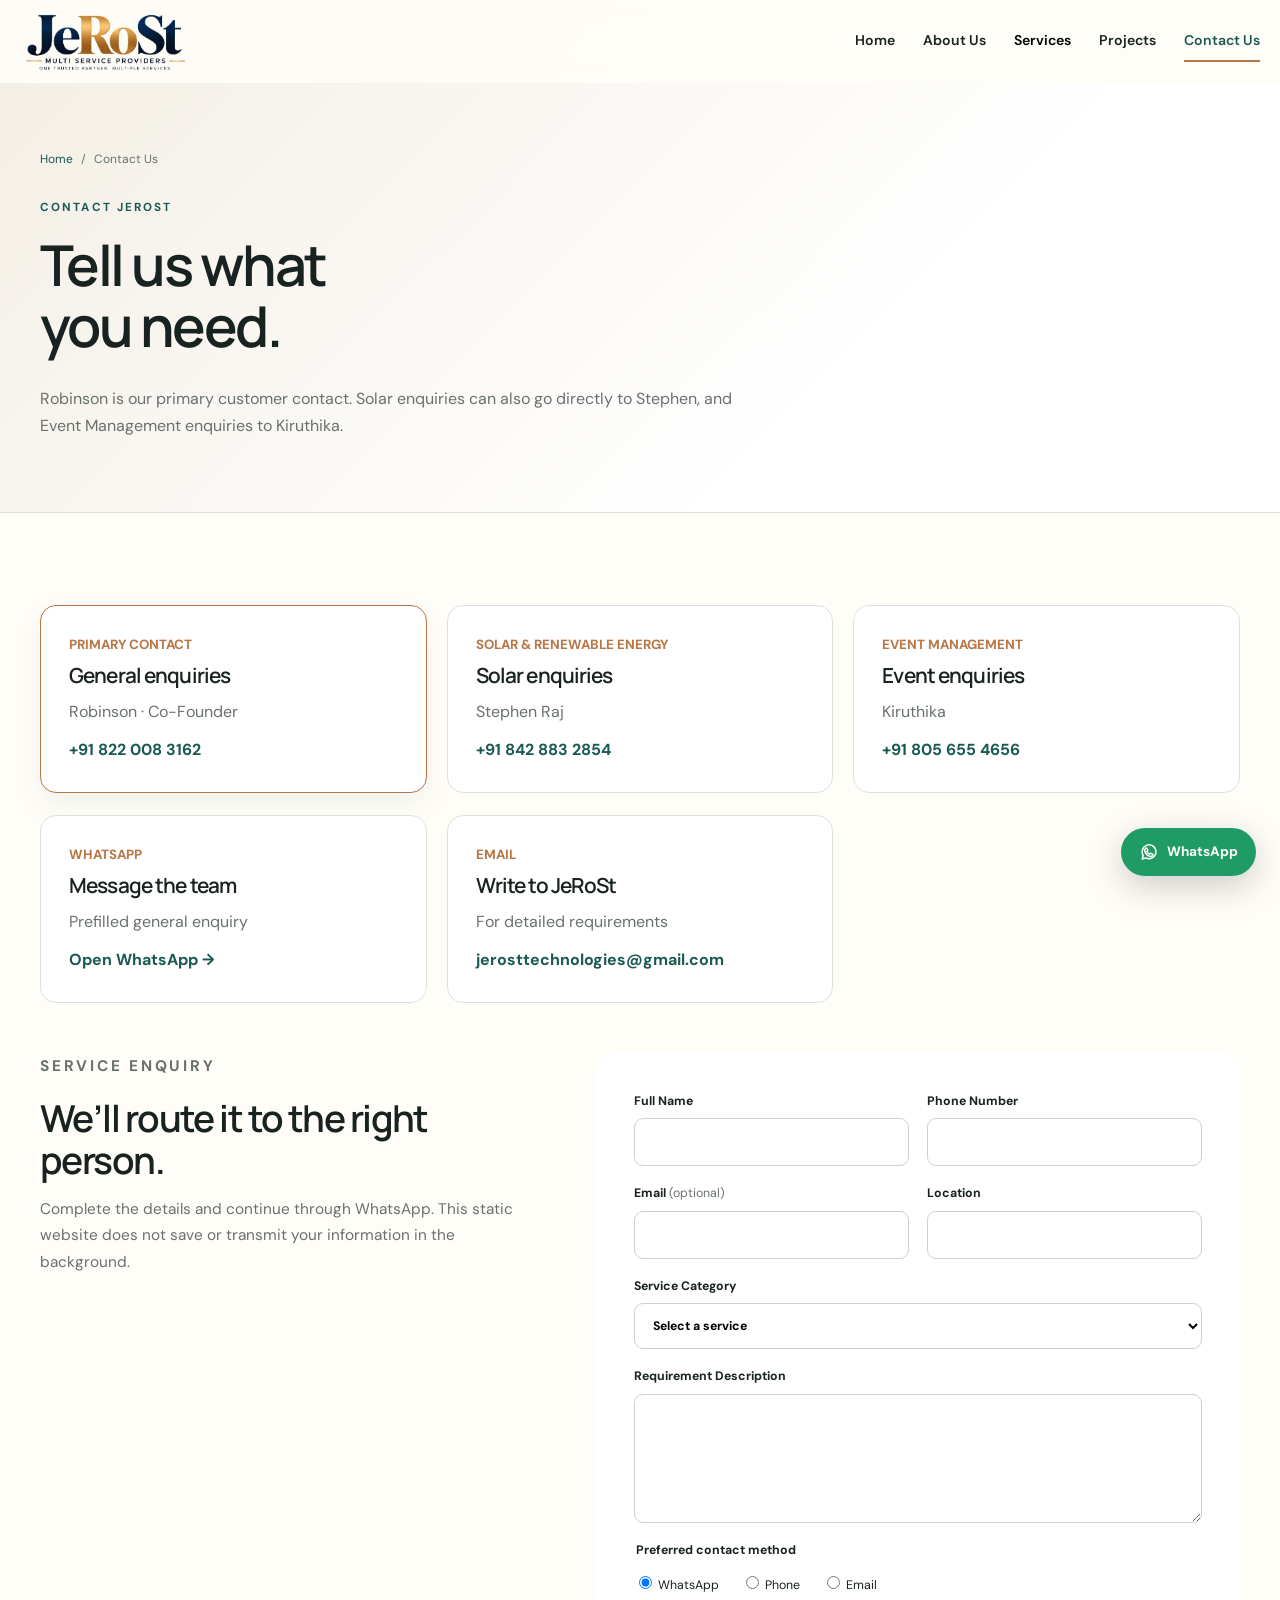
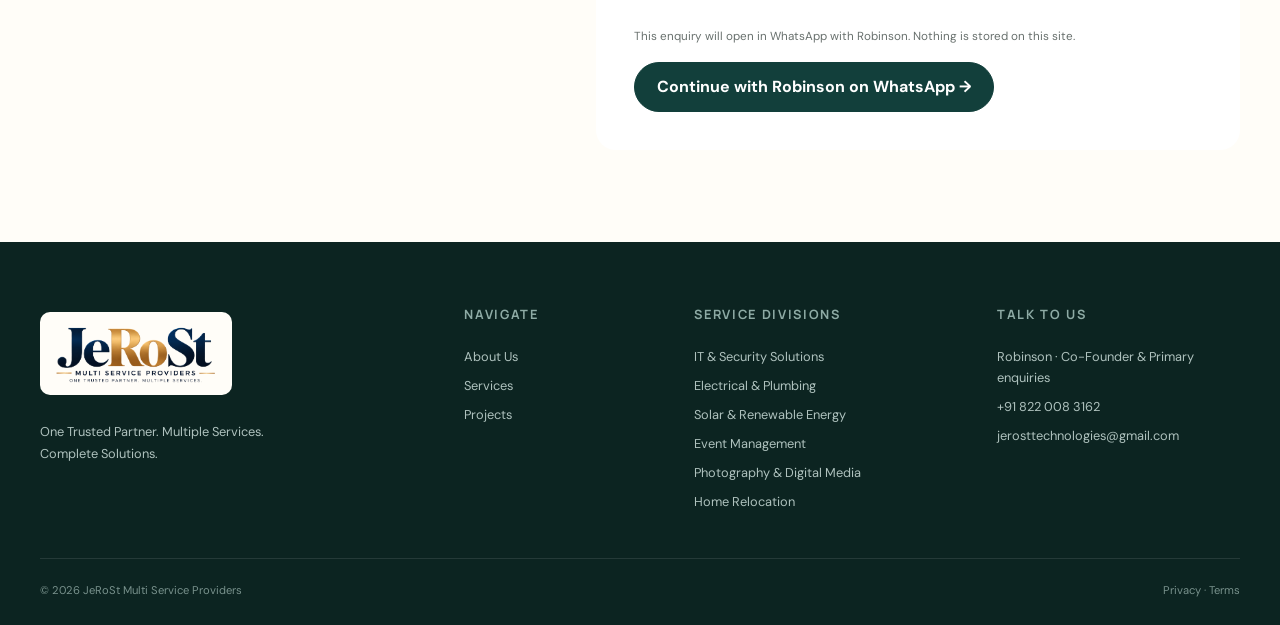
<file: contact.html>
<!doctype html><html lang="en"><head><meta charset="UTF-8"><meta name="viewport" content="width=device-width,initial-scale=1"><title>Contact Us | JeRoSt Multi Service Providers</title><meta name="description" content="Contact JeRoSt for a service enquiry or consultation."><link rel="icon" href="assets/brand/favicon.png" type="image/png"><link rel="preconnect" href="https://fonts.googleapis.com"><link rel="preconnect" href="https://fonts.gstatic.com" crossorigin><link href="https://fonts.googleapis.com/css2?family=DM+Sans:wght@400;500;600;700&family=Manrope:wght@400;500;600;700&display=swap" rel="stylesheet"><link rel="stylesheet" href="styles.css"></head><body><a class="skip-link" href="#main">Skip to content</a><div id="site-header"></div><main id="main"><section class="page-hero"><div class="container reveal"><div class="breadcrumbs"><a href="index.html">Home</a><span>/</span><span>Contact Us</span></div><p class="eyebrow">CONTACT JEROST</p><h1>Tell us what<br>you need.</h1><p class="lead">Robinson is our primary customer contact. Solar enquiries can also go directly to Stephen, and Event Management enquiries to Kiruthika.</p></div></section>
<section class="section"><div class="container"><div class="contact-cards"><article class="contact-card primary-contact reveal"><small>PRIMARY CONTACT</small><h2>General enquiries</h2><p>Robinson</p><a href="tel:+918220083162">+91 822 008 3162</a></article><article class="contact-card reveal"><small>SOLAR &amp; RENEWABLE ENERGY</small><h2>Solar enquiries</h2><p>Stephen Raj</p><a href="tel:+918428832854">+91 842 883 2854</a></article><article class="contact-card reveal"><small>EVENT MANAGEMENT</small><h2>Event enquiries</h2><p>Kiruthika</p><a href="tel:+918056554656">+91 805 655 4656</a></article><article class="contact-card reveal"><small>WHATSAPP</small><h2>Message the team</h2><p>Prefilled general enquiry</p><a href="https://wa.me/918220083162" target="_blank" rel="noreferrer">Open WhatsApp →</a></article><article class="contact-card reveal"><small>EMAIL</small><h2>Write to JeRoSt</h2><p>For detailed requirements</p><a href="mailto:jerosttechnologies@gmail.com">jerosttechnologies@gmail.com</a></article></div>
<div class="contact-grid"><div class="content-copy reveal"><p class="eyebrow">SERVICE ENQUIRY</p><h2>We’ll route it to the right person.</h2><p>Complete the details and continue through WhatsApp. This static website does not save or transmit your information in the background.</p></div><form class="enquiry-form reveal" id="enquiry-form"><div class="field-row"><label>Full Name<input name="name" required autocomplete="name"></label><label>Phone Number<input name="phone" type="tel" required autocomplete="tel"></label></div><div class="field-row"><label>Email <span>(optional)</span><input name="email" type="email" autocomplete="email"></label><label>Location<input name="location" required></label></div><label>Service Category<select name="service" required><option value="">Select a service</option><option>IT &amp; Security Solutions</option><option>Electrical &amp; Plumbing Services</option><option>Solar &amp; Renewable Energy</option><option>Event Management</option><option>Photography, Videography &amp; Digital Media</option><option>Home Relocation Services</option></select></label><label>Requirement Description<textarea name="message" rows="5" required></textarea></label><fieldset><legend>Preferred contact method</legend><label><input type="radio" name="contactMethod" value="WhatsApp" checked> WhatsApp</label><label><input type="radio" name="contactMethod" value="Phone"> Phone</label><label><input type="radio" name="contactMethod" value="Email"> Email</label></fieldset><p class="form-note">Submitting opens WhatsApp with your completed enquiry. Nothing is stored on this site.</p><button class="button" type="submit">Continue on WhatsApp →</button></form></div></div></section></main><div id="site-footer"></div><script src="site.js?v=20261029-1"></script></body></html>
</file>
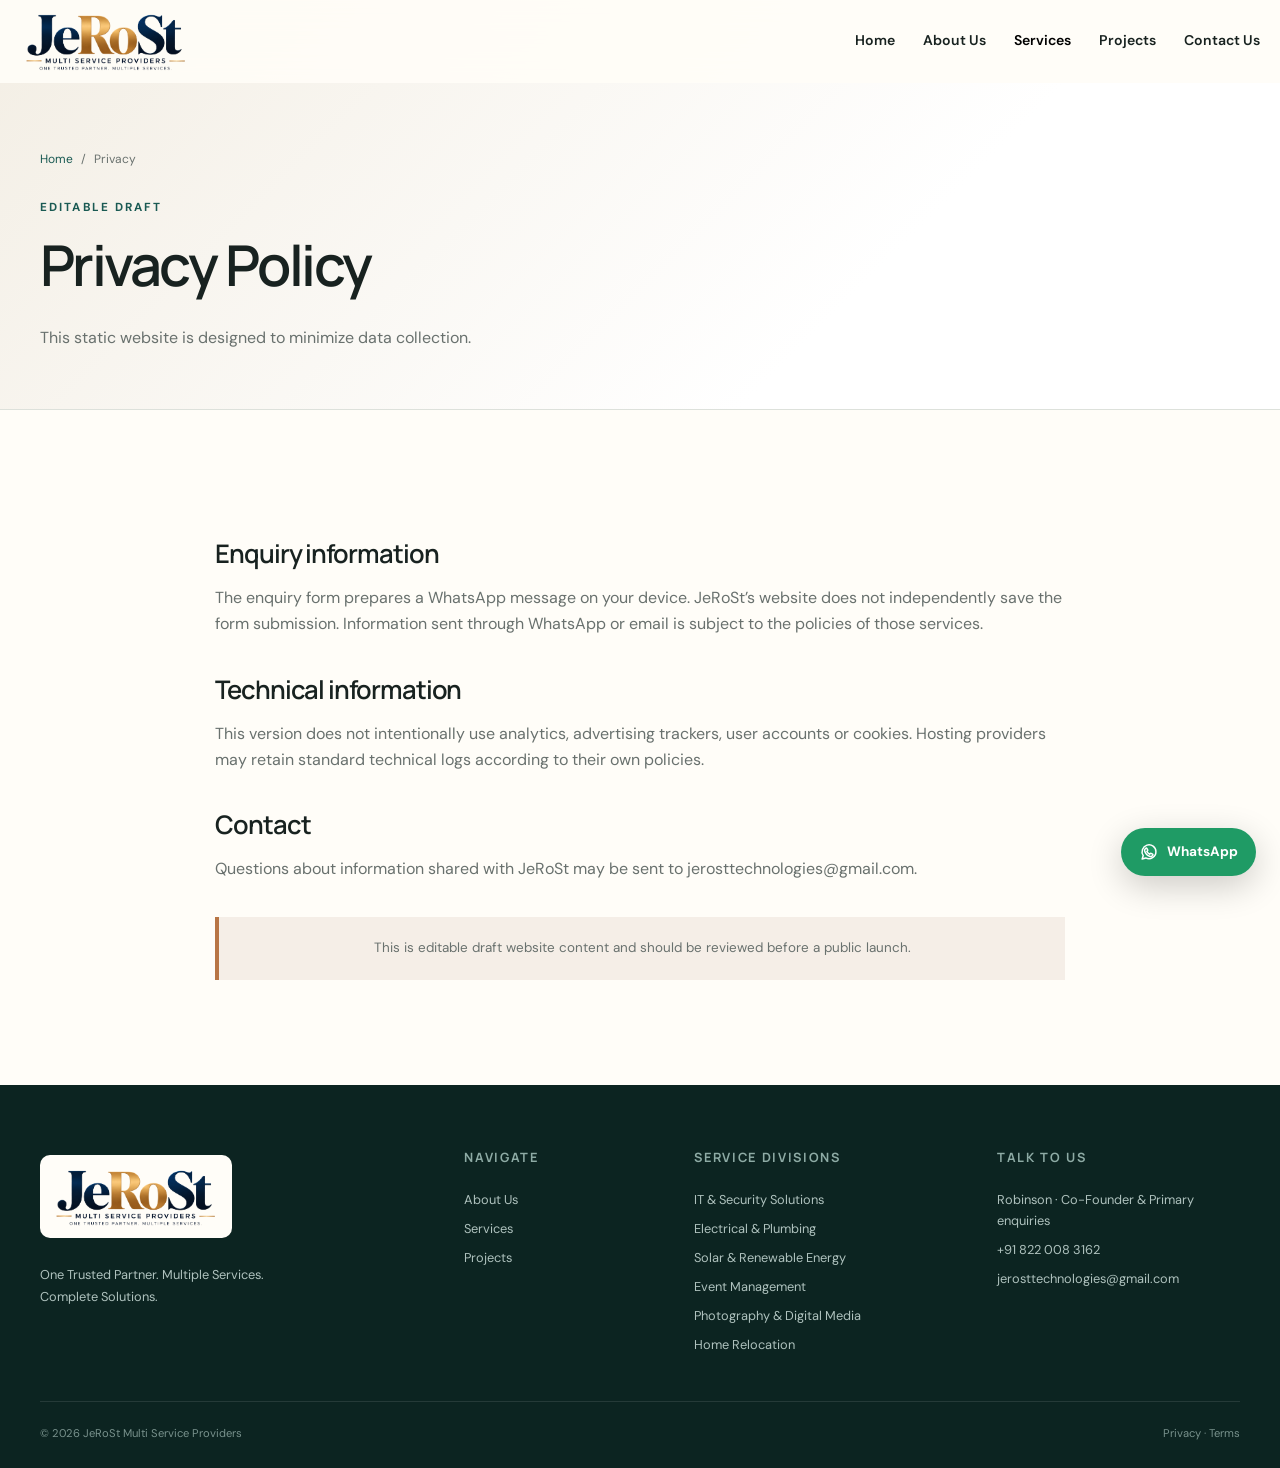
<file: privacy.html>
<!doctype html><html lang="en"><head><meta charset="UTF-8"><meta name="viewport" content="width=device-width,initial-scale=1"><title>Privacy Policy | JeRoSt</title><meta name="description" content="Draft privacy information for the JeRoSt website."><link rel="icon" href="assets/brand/favicon.png" type="image/png"><link rel="preconnect" href="https://fonts.googleapis.com"><link rel="preconnect" href="https://fonts.gstatic.com" crossorigin><link href="https://fonts.googleapis.com/css2?family=DM+Sans:wght@400;500;600;700&family=Manrope:wght@400;500;600;700&display=swap" rel="stylesheet"><link rel="stylesheet" href="styles.css"></head><body><div id="site-header"></div><main><section class="page-hero compact"><div class="container"><div class="breadcrumbs"><a href="index.html">Home</a><span>/</span><span>Privacy</span></div><p class="eyebrow">EDITABLE DRAFT</p><h1>Privacy Policy</h1><p class="lead">This static website is designed to minimize data collection.</p></div></section><section class="section"><div class="container legal-copy"><h2>Enquiry information</h2><p>The enquiry form prepares a WhatsApp message on your device. JeRoSt’s website does not independently save the form submission. Information sent through WhatsApp or email is subject to the policies of those services.</p><h2>Technical information</h2><p>This version does not intentionally use analytics, advertising trackers, user accounts or cookies. Hosting providers may retain standard technical logs according to their own policies.</p><h2>Contact</h2><p>Questions about information shared with JeRoSt may be sent to <a href="mailto:jerosttechnologies@gmail.com">jerosttechnologies@gmail.com</a>.</p><p class="notice">This is editable draft website content and should be reviewed before a public launch.</p></div></section></main><div id="site-footer"></div><script src="site.js"></script></body></html>
</file>
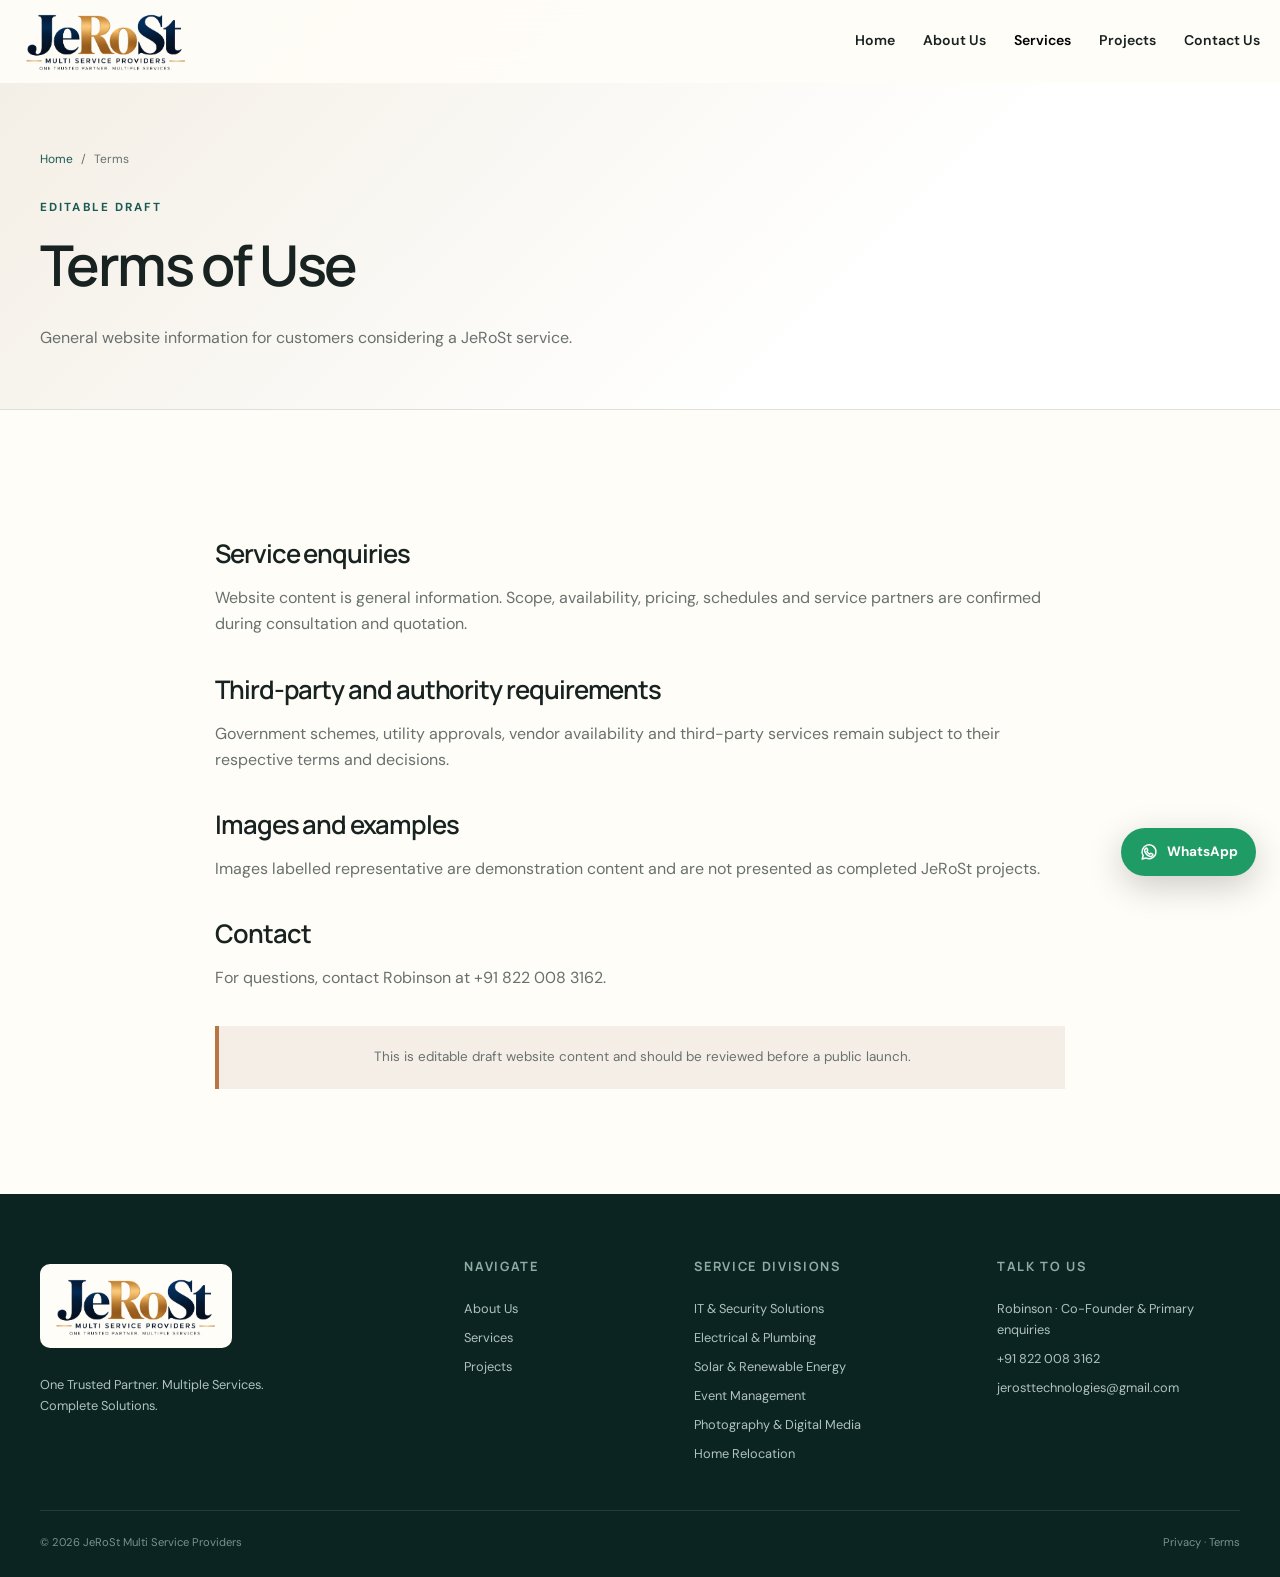
<file: terms.html>
<!doctype html><html lang="en"><head><meta charset="UTF-8"><meta name="viewport" content="width=device-width,initial-scale=1"><title>Terms of Use | JeRoSt</title><meta name="description" content="Draft terms for the JeRoSt website."><link rel="icon" href="assets/brand/favicon.png" type="image/png"><link rel="preconnect" href="https://fonts.googleapis.com"><link rel="preconnect" href="https://fonts.gstatic.com" crossorigin><link href="https://fonts.googleapis.com/css2?family=DM+Sans:wght@400;500;600;700&family=Manrope:wght@400;500;600;700&display=swap" rel="stylesheet"><link rel="stylesheet" href="styles.css"></head><body><div id="site-header"></div><main><section class="page-hero compact"><div class="container"><div class="breadcrumbs"><a href="index.html">Home</a><span>/</span><span>Terms</span></div><p class="eyebrow">EDITABLE DRAFT</p><h1>Terms of Use</h1><p class="lead">General website information for customers considering a JeRoSt service.</p></div></section><section class="section"><div class="container legal-copy"><h2>Service enquiries</h2><p>Website content is general information. Scope, availability, pricing, schedules and service partners are confirmed during consultation and quotation.</p><h2>Third-party and authority requirements</h2><p>Government schemes, utility approvals, vendor availability and third-party services remain subject to their respective terms and decisions.</p><h2>Images and examples</h2><p>Images labelled representative are demonstration content and are not presented as completed JeRoSt projects.</p><h2>Contact</h2><p>For questions, contact Robinson at <a href="tel:+918220083162">+91 822 008 3162</a>.</p><p class="notice">This is editable draft website content and should be reviewed before a public launch.</p></div></section></main><div id="site-footer"></div><script src="site.js"></script></body></html>
</file>
<file: styles.css>
:root{--ink:#182220;--teal:#123f3b;--teal-2:#1a5a53;--cream:#f8f5ee;--paper:#fffdf8;--copper:#b87545;--muted:#69716e;--line:#dde1db;--white:#fff;--shadow:0 24px 70px rgba(23,41,37,.12);--radius:20px;--max:1200px}
*{box-sizing:border-box}html{scroll-behavior:smooth;scroll-padding-top:90px}body{margin:0;background:var(--paper);color:var(--ink);font-family:"DM Sans",sans-serif;line-height:1.65}body.menu-open{overflow:hidden}img{display:block;width:100%}a{color:inherit;text-decoration:none}button,input,select,textarea{font:inherit}.container{width:min(var(--max),calc(100% - 48px));margin:auto}.skip-link{position:fixed;left:18px;top:-60px;background:var(--ink);color:#fff;padding:10px 16px;z-index:1000}.skip-link:focus{top:18px}.eyebrow{color:var(--teal-2);font-size:.73rem;font-weight:700;letter-spacing:.18em;margin:0 0 18px}.eyebrow.light{color:#9cc8c0}h1,h2,h3{font-family:"Manrope",sans-serif;line-height:1.08;margin:0}h1{font-size:clamp(3rem,6.2vw,6.2rem);letter-spacing:-.065em;font-weight:600}h1 em{font-style:normal;color:var(--teal-2)}h2{font-size:clamp(2.3rem,4.3vw,4.4rem);letter-spacing:-.055em;font-weight:600}h3{letter-spacing:-.03em}.section{padding:120px 0}.button{display:inline-flex;align-items:center;justify-content:center;gap:12px;border:1px solid var(--teal);background:var(--teal);color:#fff;padding:15px 22px;border-radius:999px;font-weight:700;cursor:pointer;transition:.25s}.button:hover{background:var(--teal-2);transform:translateY(-2px)}.button-small{padding:11px 18px;font-size:.88rem}.button-ghost{background:transparent;color:var(--ink);border-color:#bfc6c1}.button-ghost:hover{background:#fff}.button-row{display:flex;flex-wrap:wrap;gap:12px;margin-top:34px}.site-header{position:fixed;top:0;left:0;right:0;z-index:100;background:rgba(255,253,248,.9);backdrop-filter:blur(18px);border-bottom:1px solid transparent;transition:.25s}.site-header.scrolled{border-color:var(--line);box-shadow:0 8px 30px rgba(26,40,37,.06)}.nav-shell{height:82px;width:min(1360px,calc(100% - 40px));margin:auto;display:flex;align-items:center;gap:38px}.wordmark{display:inline-flex;flex-direction:column;line-height:1;min-width:max-content}.wordmark strong{font-family:"Manrope";font-size:1.75rem;letter-spacing:-.06em}.wordmark span{font-size:.53rem;letter-spacing:.19em;font-weight:700;margin-top:6px}.main-nav{display:flex;align-items:center;gap:28px;margin-left:auto;font-size:.88rem;font-weight:600}.main-nav>a,.services-nav>button{position:relative;background:none;border:0;padding:29px 0;cursor:pointer}.main-nav>a:after,.services-nav>button:after{content:"";position:absolute;left:0;right:100%;bottom:20px;height:2px;background:var(--copper);transition:.25s}.main-nav>a:hover:after,.services-nav>button:hover:after{right:0}.services-nav{position:relative}.services-nav>button{display:flex;align-items:center;gap:6px}.mega-menu{position:absolute;top:70px;left:50%;transform:translate(-44%,10px);width:min(860px,calc(100vw - 60px));background:#fff;border:1px solid var(--line);box-shadow:var(--shadow);border-radius:18px;padding:28px;display:grid;grid-template-columns:.75fr 2fr;gap:32px;opacity:0;visibility:hidden;transition:.2s}.services-nav:hover .mega-menu,.services-nav:focus-within .mega-menu{opacity:1;visibility:visible;transform:translate(-44%,0)}.mega-intro{background:var(--cream);padding:24px;border-radius:14px}.mega-intro small{font-size:.65rem;letter-spacing:.16em;color:var(--teal-2);font-weight:700}.mega-intro h3{font-size:1.45rem;margin:14px 0 26px}.mega-intro a{font-size:.8rem;font-weight:700;color:var(--teal-2)}.mega-links{display:grid;grid-template-columns:1fr 1fr;gap:6px}.mega-links>a{display:flex;gap:14px;padding:13px;border-radius:10px}.mega-links>a:hover{background:var(--cream)}.mega-links b{color:var(--copper);font-size:.75rem}.mega-links span{font-size:.88rem;font-weight:700}.mega-links small{display:block;color:var(--muted);font-size:.7rem;font-weight:400;margin-top:3px}.menu-toggle{display:none;background:none;border:0;width:42px;height:42px}.hero{min-height:100vh;padding:150px 0 80px;display:flex;align-items:center;background:linear-gradient(135deg,#fbf8f1,#fff 60%);overflow:hidden}.hero-grid{display:grid;grid-template-columns:1.1fr .9fr;gap:70px;align-items:center}.hero-lead{font-size:1.05rem;color:var(--muted);max-width:670px;margin:30px 0 0}.direct-contact{display:flex;gap:20px;align-items:center;margin-top:42px}.direct-contact span{font-size:.65rem;letter-spacing:.16em;font-weight:700;color:var(--muted)}.direct-contact a{font-weight:700}.hero-visual{position:relative;min-height:650px}.hero-visual>img{height:650px;object-fit:cover;border-radius:220px 220px 24px 24px}.division-panel{position:absolute;left:-90px;bottom:26px;width:310px;background:rgba(18,63,59,.96);color:#fff;border-radius:18px;padding:24px;box-shadow:var(--shadow)}.division-panel p{font-size:.62rem;letter-spacing:.15em;color:#9cc8c0;margin:0}.division-panel>strong{display:block;font-family:"Manrope";font-size:1.65rem;margin:3px 0 15px}.division-panel a{display:flex;justify-content:space-between;border-top:1px solid rgba(255,255,255,.15);padding:8px 0;font-size:.72rem}.section-heading{display:grid;grid-template-columns:1.4fr .6fr;gap:80px;align-items:end;margin-bottom:58px}.section-heading>p{color:var(--muted);margin:0 0 7px}.service-grid{display:grid;grid-template-columns:repeat(3,1fr);gap:24px}.service-card{border:1px solid var(--line);border-radius:var(--radius);overflow:hidden;background:#fff;transition:.3s}.service-card:hover{transform:translateY(-8px);box-shadow:var(--shadow)}.card-image{height:240px;position:relative;overflow:hidden}.card-image img{height:100%;object-fit:cover;transition:.5s}.service-card:hover img{transform:scale(1.04)}.card-image>span{position:absolute;left:16px;top:16px;background:#fff;border-radius:99px;padding:6px 10px;font-size:.7rem;font-weight:700}.card-body{padding:28px}.service-icon{width:42px;height:42px;display:grid;place-items:center;background:#e7f0ed;color:var(--teal);border-radius:12px;font-size:1.3rem;margin-bottom:22px}.card-body h3{font-size:1.35rem}.card-body p{color:var(--muted);font-size:.9rem;min-height:72px}.text-button{background:0;border:0;padding:0;color:var(--teal-2);font-weight:700;cursor:pointer}.text-button span{margin-left:7px}.promise{padding:120px 0;background:var(--teal);color:#fff}.promise-grid{display:grid;grid-template-columns:1fr 1fr;gap:100px}.promise-grid>div:first-child>p:not(.eyebrow){color:#b9ccc8;max-width:500px;margin-top:26px}.promise-list{border-top:1px solid rgba(255,255,255,.18)}.promise-list div{display:grid;grid-template-columns:45px 1fr 30px;align-items:center;border-bottom:1px solid rgba(255,255,255,.18);padding:18px 0}.promise-list b{font-size:.72rem;color:#9cc8c0}.promise-list span{font-size:1.05rem}.promise-list i{font-style:normal;color:#c99368}.process-section{background:var(--cream)}.process-grid{display:grid;grid-template-columns:repeat(4,1fr);border:1px solid var(--line);border-radius:var(--radius);overflow:hidden}.process-card{background:#fff;padding:32px;border-right:1px solid var(--line);min-height:300px}.process-card:last-child{border:0}.process-card>b{font-size:.7rem;color:var(--copper)}.process-card>span{display:block;color:var(--teal);font-size:1.8rem;margin:40px 0 28px}.process-card h3{font-size:1.15rem}.process-card p{color:var(--muted);font-size:.87rem}.filter-row{display:flex;gap:8px;margin-bottom:30px}.filter-row button{border:1px solid var(--line);background:#fff;padding:9px 16px;border-radius:99px;cursor:pointer}.filter-row button.active{background:var(--teal);color:#fff}.project-grid{display:grid;grid-template-columns:1fr 1.25fr 1fr;gap:20px}.project-card{margin:0;position:relative;height:470px;overflow:hidden;border-radius:var(--radius);transition:.3s}.project-card.hidden{display:none}.project-card img{height:100%;object-fit:cover;transition:.5s}.project-card:hover img{transform:scale(1.04)}.project-card:after{content:"";position:absolute;inset:40% 0 0;background:linear-gradient(transparent,rgba(0,0,0,.75))}.project-card figcaption{position:absolute;z-index:1;bottom:25px;left:25px;color:#fff}.project-card small{letter-spacing:.14em;font-size:.6rem}.project-card h3{font-size:1.5rem;margin-top:8px}.team-section{background:var(--cream)}.team-grid{display:grid;grid-template-columns:repeat(4,1fr);gap:20px}.team-card{background:#fff;border:1px solid var(--line);padding:14px 14px 26px;border-radius:var(--radius);position:relative}.team-card.primary{border-color:var(--copper)}.primary-label{position:absolute;left:24px;top:25px;background:var(--copper);color:#fff;padding:6px 9px;border-radius:99px;font-size:.55rem;font-weight:700;letter-spacing:.1em}.portrait{height:260px;background:linear-gradient(145deg,#dfe9e5,#f5eee5);display:grid;place-items:center;border-radius:14px;margin-bottom:22px}.portrait span{font-family:"Manrope";font-size:3rem;color:var(--teal);font-weight:700}.team-card h3,.team-card p,.team-card>a{margin-left:10px;margin-right:10px}.team-card h3{font-size:1.2rem}.team-card p{color:var(--muted);font-size:.82rem;min-height:48px}.team-card>a{color:var(--teal-2);font-weight:700;font-size:.87rem}.contact-section{background:var(--teal);color:#fff;padding:120px 0}.contact-grid{display:grid;grid-template-columns:.85fr 1.15fr;gap:80px;align-items:start}.contact-copy>p:not(.eyebrow){color:#c2d4d0;max-width:520px}.contact-copy>a{color:#b9d7d1}.contact-person{display:flex;align-items:center;gap:16px;margin:38px 0}.contact-person>span{width:58px;height:58px;border-radius:50%;background:#fff;color:var(--teal);display:grid;place-items:center;font-weight:700}.contact-person div{display:flex;flex-direction:column}.contact-person small{letter-spacing:.13em;color:#9cc8c0;font-size:.58rem}.contact-person a{color:#fff}.enquiry-form{background:#fff;color:var(--ink);padding:38px;border-radius:var(--radius)}.field-row{display:grid;grid-template-columns:1fr 1fr;gap:18px}.enquiry-form label{display:block;font-size:.77rem;font-weight:700;margin-bottom:17px}.enquiry-form label span{color:var(--muted);font-weight:400}.enquiry-form input,.enquiry-form select,.enquiry-form textarea{display:block;width:100%;margin-top:7px;padding:13px 14px;border:1px solid #ccd3ce;border-radius:9px;background:#fff}.enquiry-form input:focus,.enquiry-form select:focus,.enquiry-form textarea:focus{outline:3px solid rgba(26,90,83,.14);border-color:var(--teal-2)}.enquiry-form fieldset{border:0;padding:0;margin:5px 0 15px;display:flex;gap:22px}.enquiry-form legend{font-size:.77rem;font-weight:700;margin-bottom:8px}.enquiry-form fieldset label{font-weight:400}.enquiry-form fieldset input{display:inline;width:auto}.form-note{font-size:.73rem;color:var(--muted)}.form-status{font-size:.8rem;color:#a03131}.footer{background:#0c2421;color:#d7e2df;padding:80px 0 25px}.footer-grid{display:grid;grid-template-columns:1.5fr .7fr 1fr 1fr;gap:60px}.light-wordmark{color:#fff}.footer h3{font-size:.8rem;text-transform:uppercase;letter-spacing:.13em;color:#8eaba5;margin-bottom:20px}.footer-grid>div{display:flex;flex-direction:column;align-items:flex-start}.footer-grid p,.footer-grid a{font-size:.8rem;color:#afc2be;margin:4px 0}.footer-grid>div:first-child p{max-width:280px;margin-top:22px}.footer-bottom{display:flex;justify-content:space-between;border-top:1px solid rgba(255,255,255,.1);margin-top:60px;padding-top:22px;font-size:.7rem;color:#78918c}.floating-wa{position:fixed;right:24px;bottom:24px;z-index:60;background:#1f9b65;color:#fff;padding:13px 18px;border-radius:99px;box-shadow:0 10px 35px rgba(0,0,0,.2);font-size:.85rem;font-weight:700}.back-top{position:fixed;right:28px;bottom:85px;width:40px;height:40px;border:1px solid var(--line);border-radius:50%;background:#fff;cursor:pointer;opacity:0;visibility:hidden;transition:.2s}.back-top.visible{opacity:1;visibility:visible}.service-dialog{width:min(680px,calc(100% - 32px));border:0;border-radius:22px;padding:40px;box-shadow:var(--shadow)}.service-dialog::backdrop{background:rgba(10,28,25,.72);backdrop-filter:blur(4px)}.dialog-close{position:absolute;right:18px;top:14px;border:0;background:none;font-size:2rem;cursor:pointer}.service-dialog h2{font-size:2.2rem}.service-dialog>p{color:var(--muted)}#dialog-list{display:grid;grid-template-columns:1fr 1fr;gap:9px;margin:25px 0}#dialog-list span{display:flex;gap:8px;padding:10px;background:var(--cream);border-radius:8px;font-size:.83rem}#dialog-list span:before{content:"✓";color:var(--teal-2);font-weight:700}.dialog-note{font-size:.78rem;border-left:3px solid var(--copper);padding-left:12px}.reveal{opacity:0;transform:translateY(22px);transition:opacity .7s,transform .7s}.reveal.visible{opacity:1;transform:none}
@media (max-width:1050px){.main-nav{gap:19px}.hero-grid{grid-template-columns:1fr 1fr;gap:35px}.division-panel{left:-35px}.service-grid{grid-template-columns:1fr 1fr}.team-grid{grid-template-columns:1fr 1fr}.project-grid{grid-template-columns:1fr 1fr}.project-card:last-child{grid-column:1/-1}.contact-grid{gap:40px}.process-grid{grid-template-columns:1fr 1fr}.process-card{border-bottom:1px solid var(--line)}}
@media (max-width:800px){.container{width:min(100% - 32px,var(--max))}.section{padding:82px 0}.nav-shell{height:72px}.menu-toggle{display:block;margin-left:auto;position:relative;z-index:3}.menu-toggle span{display:block;width:24px;height:2px;background:var(--ink);margin:6px}.main-nav{position:fixed;inset:0;background:var(--paper);padding:110px 28px 30px;display:flex;flex-direction:column;align-items:stretch;gap:0;transform:translateX(100%);transition:.3s;font-size:1.2rem;overflow:auto}.main-nav.open{transform:none}.main-nav>a,.services-nav>button{padding:14px 0}.services-nav>button{font-size:1.2rem}.mega-menu{position:static;width:100%;transform:none!important;box-shadow:none;border:0;padding:10px 0;display:none;opacity:1;visibility:visible}.services-nav.open .mega-menu{display:block}.mega-intro{display:none}.mega-links{grid-template-columns:1fr}.mega-links>a{padding:9px 0}.hero{padding:120px 0 60px}.hero-grid{grid-template-columns:1fr}.hero-visual{min-height:500px;margin-top:20px}.hero-visual>img{height:500px}.division-panel{left:14px;right:14px;width:auto;bottom:14px}.section-heading{grid-template-columns:1fr;gap:22px}.service-grid{grid-template-columns:1fr}.promise-grid{grid-template-columns:1fr;gap:55px}.process-grid{grid-template-columns:1fr}.process-card{border-right:0}.project-grid{grid-template-columns:1fr}.project-card,.project-card:last-child{grid-column:auto;height:390px}.contact-grid{grid-template-columns:1fr}.footer-grid{grid-template-columns:1fr 1fr}.floating-wa span{display:none}.floating-wa{width:50px;height:50px;padding:0;display:grid;place-items:center}.team-grid{grid-template-columns:1fr 1fr}}
@media (max-width:560px){h1{font-size:3.25rem}.button-row{flex-direction:column;align-items:stretch}.direct-contact{align-items:flex-start;flex-direction:column;gap:5px}.hero-visual{min-height:440px}.hero-visual>img{height:440px}.division-panel a:nth-of-type(n+4){display:none}.card-image{height:210px}.team-grid{grid-template-columns:1fr}.portrait{height:230px}.field-row{grid-template-columns:1fr;gap:0}.enquiry-form{padding:25px 20px}.enquiry-form fieldset{flex-wrap:wrap;gap:12px}.footer-grid{grid-template-columns:1fr}.footer-bottom{flex-direction:column;gap:8px}#dialog-list{grid-template-columns:1fr}.service-dialog{padding:32px 22px}.filter-row{overflow:auto}.filter-row button{white-space:nowrap}}
@media (prefers-reduced-motion:reduce){html{scroll-behavior:auto}*,*:before,*:after{animation-duration:.01ms!important;transition-duration:.01ms!important}.reveal{opacity:1;transform:none}}

/* Multi-page website */
.main-nav a.active,.services-nav>button.active{color:var(--teal-2)}
.main-nav a.active:after,.services-nav>button.active:after{right:0}
.page-hero{padding:175px 0 92px;background:linear-gradient(135deg,#f3eee4,#fff 68%);border-bottom:1px solid var(--line)}
.page-hero .breadcrumbs{display:flex;gap:8px;color:var(--muted);font-size:.75rem;margin-bottom:28px}.breadcrumbs a{color:var(--teal-2)}
.page-hero h1{font-size:clamp(3rem,6vw,6rem);max-width:980px}.page-hero .lead{font-size:1.12rem;color:var(--muted);max-width:760px;margin:28px 0 0}
.page-hero.compact{padding-bottom:70px}.page-hero.compact h1{font-size:clamp(2.8rem,5vw,4.8rem)}
.content-split{display:grid;grid-template-columns:1fr 1fr;gap:80px;align-items:center}.content-split img{height:580px;object-fit:cover;border-radius:var(--radius)}
.content-copy p{color:var(--muted)}.content-copy .button{margin-top:18px}
.division-list{display:grid;grid-template-columns:repeat(2,1fr);gap:22px}.division-card{display:block;background:#fff;border:1px solid var(--line);border-radius:var(--radius);overflow:hidden;transition:.3s}.division-card:hover{transform:translateY(-6px);box-shadow:var(--shadow)}.division-card img{height:260px;object-fit:cover}.division-card div{padding:28px}.division-card small{color:var(--copper);font-weight:700;letter-spacing:.13em}.division-card h2{font-size:1.7rem;margin:10px 0}.division-card p{color:var(--muted);font-size:.9rem}.division-card b{color:var(--teal-2);font-size:.86rem}
.service-banner{height:520px;position:relative;overflow:hidden}.service-banner img{height:100%;object-fit:cover}.service-banner:after{content:"";position:absolute;inset:0;background:linear-gradient(90deg,rgba(8,33,29,.42),transparent)}
.service-detail-grid{display:grid;grid-template-columns:repeat(3,1fr);gap:20px}.service-detail-card{border:1px solid var(--line);border-radius:16px;padding:28px;background:#fff}.service-detail-card>span{color:var(--copper);font-size:.7rem;font-weight:700}.service-detail-card h2{font-size:1.35rem;margin:14px 0}.service-detail-card p{font-size:.88rem;color:var(--muted)}.service-detail-card ul{list-style:none;padding:0;margin:20px 0 0}.service-detail-card li{font-size:.8rem;border-top:1px solid var(--line);padding:8px 0}.service-detail-card li:before{content:"✓";color:var(--teal-2);font-weight:700;margin-right:8px}
.notice{margin-top:35px;padding:20px 24px;border-left:4px solid var(--copper);background:#f5eee7;color:#65594e;font-size:.84rem;text-align:center}
.page-cta{padding:85px 0;background:var(--teal);color:#fff}.page-cta .container{display:flex;align-items:center;justify-content:space-between;gap:40px}.page-cta h2{font-size:clamp(2rem,4vw,3.6rem)}.button-light{background:#fff;color:var(--teal);border-color:#fff}
.team-page-grid{display:grid;grid-template-columns:repeat(2,1fr);gap:28px}.profile-card{display:grid;grid-template-columns:230px 1fr;background:#fff;border:1px solid var(--line);border-radius:var(--radius);overflow:hidden}.profile-card.primary{border-color:var(--copper)}.profile-card img{width:100%;height:100%;min-height:360px;object-fit:cover}.profile-card .profile-info{padding:32px}.profile-card small{color:var(--copper);font-weight:700;letter-spacing:.1em}.profile-card h2{font-size:1.7rem;margin:12px 0 5px}.profile-card h3{font-size:.9rem;color:var(--teal-2);margin-bottom:16px}.profile-card p{color:var(--muted);font-size:.86rem}.profile-card a{color:var(--teal-2);font-weight:700}.profile-card ul{padding-left:18px;font-size:.78rem;color:var(--muted)}
.contact-cards{display:grid;grid-template-columns:repeat(3,1fr);gap:20px;margin-bottom:50px}.contact-card{padding:28px;border:1px solid var(--line);border-radius:16px;background:#fff}.contact-card small{color:var(--copper);font-weight:700}.contact-card h2{font-size:1.3rem;margin:8px 0}.contact-card a{color:var(--teal-2);font-weight:700}
.legal-copy{max-width:850px}.legal-copy h2{font-size:1.6rem;margin:38px 0 12px}.legal-copy p,.legal-copy li{color:var(--muted)}
.subservice-nav{display:flex;gap:8px;flex-wrap:wrap;margin-top:30px}.subservice-nav a{border:1px solid var(--line);border-radius:999px;padding:8px 13px;font-size:.75rem;background:#fff}
@media(max-width:900px){.content-split{grid-template-columns:1fr;gap:40px}.division-list{grid-template-columns:1fr}.service-detail-grid{grid-template-columns:1fr 1fr}.team-page-grid{grid-template-columns:1fr}.page-cta .container{align-items:flex-start;flex-direction:column}.contact-cards{grid-template-columns:1fr}.service-banner{height:400px}}
@media(max-width:620px){.page-hero{padding:130px 0 65px}.content-split img{height:380px}.service-detail-grid{grid-template-columns:1fr}.profile-card{grid-template-columns:1fr}.profile-card img{height:350px;min-height:0}.division-card img{height:220px}.service-banner{height:320px}}
.portrait{overflow:hidden}.portrait img{width:100%;height:100%;object-fit:cover}
.detail-section{padding:100px 0;background:var(--cream)}.detail-section.white{background:#fff}.detail-intro{display:grid;grid-template-columns:.8fr 1.2fr;gap:80px;margin-bottom:48px}.detail-intro>p{color:var(--muted);font-size:1.02rem;margin:0}.info-grid{display:grid;grid-template-columns:repeat(3,1fr);gap:20px}.info-panel{background:#fff;border:1px solid var(--line);border-radius:16px;padding:28px}.white .info-panel{background:var(--cream)}.info-panel>span{display:grid;place-items:center;width:38px;height:38px;border-radius:50%;background:#e1eeea;color:var(--teal);font-weight:700;margin-bottom:20px}.info-panel h3{font-size:1.15rem;margin-bottom:12px}.info-panel p,.info-panel li{font-size:.84rem;color:var(--muted)}.info-panel ul{padding-left:18px;margin:0}.work-steps{display:grid;grid-template-columns:repeat(4,1fr);gap:0;border:1px solid var(--line);border-radius:18px;overflow:hidden}.work-step{padding:26px;background:#fff;border-right:1px solid var(--line)}.work-step:last-child{border:0}.work-step b{color:var(--copper);font-size:.7rem}.work-step h3{font-size:1rem;margin:20px 0 9px}.work-step p{font-size:.79rem;color:var(--muted);margin:0}.faq-list{max-width:900px}.faq-list details{border-bottom:1px solid var(--line);padding:0}.faq-list summary{list-style:none;cursor:pointer;padding:22px 40px 22px 0;font-weight:700;position:relative}.faq-list summary:after{content:"+";position:absolute;right:5px;font-size:1.25rem;color:var(--teal)}.faq-list details[open] summary:after{content:"−"}.faq-list details p{color:var(--muted);margin:0 0 22px;max-width:760px}.section-kicker{margin-bottom:38px}.section-kicker h2{font-size:clamp(2rem,4vw,3.7rem);max-width:760px}
@media(max-width:900px){.detail-intro{grid-template-columns:1fr;gap:20px}.info-grid{grid-template-columns:1fr 1fr}.work-steps{grid-template-columns:1fr 1fr}.work-step:nth-child(2){border-right:0}.work-step{border-bottom:1px solid var(--line)}}
@media(max-width:620px){.detail-section{padding:75px 0}.info-grid,.work-steps{grid-template-columns:1fr}.work-step{border-right:0}.work-step:nth-child(3){border-bottom:1px solid var(--line)}}

/* Global UI refinement */
html,body{overflow-x:hidden}
h1,h2,h3,.hero-lead,.lead{overflow-wrap:break-word}
.button{gap:10px;line-height:1.2;white-space:nowrap;width:max-content;max-width:100%;min-height:50px;padding:14px 22px;flex-wrap:nowrap}
.button span{display:inline-block;flex:0 0 auto}
.page-cta .container{align-items:center}
.page-cta h2{max-width:820px}
.page-cta .button{flex:0 0 auto}
.button-light{box-shadow:0 12px 30px rgba(0,0,0,.12)}
.button-light:hover{background:var(--cream);color:var(--teal)}
.primary-label{max-width:calc(100% - 48px);padding:7px 10px;font-size:.52rem;line-height:1.2;letter-spacing:.08em;white-space:nowrap;overflow:hidden;text-overflow:ellipsis}
.footer-grid p,.footer-grid a,.contact-card a{overflow-wrap:anywhere}
.profile-card .profile-info{min-width:0}
.profile-card h2,.profile-card h3{overflow-wrap:break-word}
.service-detail-card,.info-panel,.process-card{height:100%}
.main-nav>a,.services-nav>button{white-space:nowrap}
.enquiry-form .button{margin-top:4px}
@media(max-width:1050px) and (min-width:801px){.nav-shell{gap:22px}.main-nav{gap:16px;font-size:.82rem}.wordmark strong{font-size:1.55rem}}
@media(max-width:800px){.main-nav{gap:0}.main-nav>a,.services-nav>button{width:100%;min-height:52px;display:flex;align-items:center;text-align:left}.page-cta .container{align-items:flex-start}.page-cta .button{align-self:flex-start}.mega-links span{min-width:0}.footer-grid{gap:38px}}
@media(max-width:560px){.button{padding:13px 18px;font-size:.9rem}.page-cta{padding:70px 0}.page-cta .container{gap:28px}.page-cta .button{align-self:flex-start}.contact-person{min-width:0}.contact-person div{min-width:0}.contact-person a{overflow-wrap:anywhere}.footer{padding-top:65px}.profile-card .profile-info{padding:26px 22px}.team-card p{min-height:0}.primary-label{left:20px;top:20px;max-width:calc(100% - 40px)}}
@media(max-width:340px){.container{width:calc(100% - 24px)}.button{font-size:.82rem;padding:12px 15px}.wordmark strong{font-size:1.55rem}.wordmark span{font-size:.48rem}.page-hero h1{font-size:2.6rem}}

/* Compact spacing and motion pass */
.section{padding:92px 0}
.promise,.contact-section{padding:92px 0}
.detail-section{padding:78px 0}
.page-hero{padding-top:150px;padding-bottom:72px}
.page-hero.compact{padding-bottom:58px}
.section-heading{margin-bottom:42px;gap:58px}
.detail-intro{margin-bottom:38px;gap:58px}
.section-kicker{margin-bottom:30px}
.footer{padding-top:66px}
.footer-bottom{margin-top:42px}
.final-cta{padding-top:82px;padding-bottom:82px}
.card-body{padding:25px}
.card-body p{min-height:58px;margin-bottom:16px}
.process-grid{background:#fff}
.process-card{position:relative;min-height:245px;padding:28px;overflow:hidden;transition:transform .35s cubic-bezier(.22,1,.36,1),box-shadow .35s,background-color .35s}
.process-card:before{content:"";position:absolute;left:0;right:0;top:0;height:3px;background:linear-gradient(90deg,var(--copper),var(--teal-2));transform:scaleX(0);transform-origin:left;transition:transform .45s cubic-bezier(.22,1,.36,1)}
.process-card:hover{z-index:2;transform:translateY(-7px);background:#fffdf8;box-shadow:0 20px 45px rgba(18,63,59,.12)}
.process-card:hover:before{transform:scaleX(1)}
.process-card>span{margin:25px 0 20px;transition:transform .35s cubic-bezier(.22,1,.36,1),color .35s}
.process-card:hover>span{color:var(--copper);transform:translateY(-4px) rotate(-5deg) scale(1.08)}
.process-card h3{margin-bottom:8px}
.process-card p{margin:0;line-height:1.55}
.process-grid .process-card.reveal.visible{animation:processRise .65s cubic-bezier(.22,1,.36,1) both}
.process-grid .process-card:nth-child(2){animation-delay:.08s}
.process-grid .process-card:nth-child(3){animation-delay:.16s}
.process-grid .process-card:nth-child(4){animation-delay:.24s}
@keyframes processRise{0%{opacity:0;transform:translateY(24px)}100%{opacity:1;transform:translateY(0)}}
.service-card,.division-card,.team-card,.profile-card,.info-panel,.service-detail-card{transition:transform .35s cubic-bezier(.22,1,.36,1),box-shadow .35s,border-color .35s}
.team-card:hover,.profile-card:hover,.info-panel:hover,.service-detail-card:hover{transform:translateY(-5px);border-color:#c8d3ce;box-shadow:0 18px 42px rgba(18,63,59,.09)}
.team-card .portrait img,.profile-card>img{transition:transform .6s cubic-bezier(.22,1,.36,1)}
.team-card:hover .portrait img,.profile-card:hover>img{transform:scale(1.035)}
.content-split{gap:60px}
.value-grid,.team-grid,.contact-cards{row-gap:22px}
@media(max-width:1050px){.section,.promise,.contact-section{padding:78px 0}.detail-section{padding:68px 0}.process-card{min-height:220px}}
@media(max-width:800px){.section,.promise,.contact-section{padding:68px 0}.detail-section{padding:62px 0}.page-hero{padding-top:122px;padding-bottom:56px}.page-hero.compact{padding-bottom:48px}.section-heading{margin-bottom:34px;gap:16px}.process-card{min-height:0;padding:26px}.process-card>span{margin:18px 0 15px}.content-split{gap:34px}.footer{padding-top:58px}}
@media(max-width:560px){.section,.promise,.contact-section{padding:58px 0}.detail-section{padding:54px 0}.page-hero{padding-bottom:48px}.section-heading{margin-bottom:28px}.hero{padding-bottom:48px}.service-grid,.team-grid,.contact-cards{gap:16px}.card-body{padding:22px}.card-body p{min-height:0}.process-grid{border-radius:16px}.process-card{padding:23px}.footer-bottom{margin-top:32px}}
@media(prefers-reduced-motion:reduce){.process-grid .process-card.reveal.visible{animation:none}.process-card:hover,.team-card:hover,.profile-card:hover,.info-panel:hover,.service-detail-card:hover{transform:none}.process-card:hover>span,.team-card:hover .portrait img,.profile-card:hover>img{transform:none}}

/* Remove the gap between process numbers and icons */
.process-card>b{display:block;line-height:1;margin:0}
.process-card>span{margin:8px 0 14px}

/* Keep the hero service panel inside its image column */
.hero-copy,.hero-visual{min-width:0}
.hero-visual{isolation:isolate}

/* Clean animated home-page logo */
.hero-brand-visual{position:relative;min-height:620px;display:grid;place-items:center}
.hero-logo-card{width:min(92%,600px);animation:brandFloat 6s ease-in-out infinite}
.hero-main-logo{width:100%;height:auto;object-fit:contain}
@keyframes brandFloat{0%,100%{transform:translateY(0)}50%{transform:translateY(-10px)}}
@media(max-width:1050px){.hero-brand-visual{min-height:520px}.hero-logo-card{width:92%}}
@media(max-width:800px){.hero-brand-visual{min-height:360px;margin-top:10px}.hero-logo-card{width:min(82%,560px)}}
@media(max-width:560px){.hero-brand-visual{min-height:280px}.hero-logo-card{width:92%}}
@media(prefers-reduced-motion:reduce){.hero-logo-card{animation:none!important}}
.floating-wa{display:inline-flex;align-items:center;justify-content:center;gap:8px}
.wa-icon{display:block;width:20px;height:20px;flex:0 0 20px;fill:none;stroke:currentColor;stroke-width:1.8;stroke-linecap:round;stroke-linejoin:round}
@media(max-width:800px){.wa-icon{width:23px;height:23px;flex-basis:23px}}

/* Keep the mobile navigation above all page and hero content */
@media(max-width:800px){
  body.menu-open{overflow:auto}
  .site-header{z-index:10000;background:rgba(255,253,248,.96);backdrop-filter:none;-webkit-backdrop-filter:none}
  .nav-shell{position:relative;z-index:10002}
  .brand-wordmark,.menu-toggle{position:relative;z-index:10003}
  .main-nav{position:fixed;z-index:10001;inset:80px 16px auto auto;width:min(340px,calc(100vw - 32px));height:auto;max-height:calc(100dvh - 96px);min-height:0;padding:18px 20px;background:#fff;border:1px solid var(--line);border-radius:18px;box-shadow:0 20px 55px rgba(12,36,33,.2);visibility:hidden;opacity:0;pointer-events:none;transform:translateY(-10px) scale(.98);transform-origin:top right;overflow:auto;overscroll-behavior:contain}
  .main-nav.open{visibility:visible;opacity:1;pointer-events:auto;transform:translateY(0) scale(1)}
}
.division-panel{z-index:2}
@media(min-width:801px){.division-panel{left:24px;right:auto;bottom:24px;width:min(310px,calc(100% - 48px))}}

/* Compact adjacent dark sections on the About page */
.promise:has(+.page-cta){padding-bottom:34px}
.promise+.page-cta{padding-top:34px;border-top:1px solid rgba(255,255,255,.1)}
@media(max-width:800px){.promise:has(+.page-cta){padding-bottom:26px}.promise+.page-cta{padding-top:26px}}

/* Clearer, more restrained hero typography */
.hero h1{font-size:clamp(2.8rem,4.8vw,5rem);line-height:1.06;letter-spacing:-.045em;max-width:720px}
.page-hero h1,.page-hero.compact h1{font-size:clamp(2.65rem,4.4vw,4.65rem);line-height:1.08;letter-spacing:-.045em;max-width:900px}
.hero-lead,.page-hero .lead{font-size:1rem;line-height:1.72;max-width:700px}
@media(max-width:800px){.hero h1{font-size:clamp(2.7rem,9vw,4rem);line-height:1.08}.page-hero h1,.page-hero.compact h1{font-size:clamp(2.45rem,8vw,3.6rem);line-height:1.1}}
@media(max-width:560px){.hero h1{font-size:clamp(2.45rem,12vw,3.2rem);letter-spacing:-.035em}.page-hero h1,.page-hero.compact h1{font-size:clamp(2.25rem,10.5vw,2.9rem);letter-spacing:-.035em}.hero-lead,.page-hero .lead{font-size:.96rem;line-height:1.68}}

/* Balanced typography scale across the full site */
h2{font-size:clamp(2rem,3.35vw,3.45rem);line-height:1.12;letter-spacing:-.042em}
.section-heading h2,.promise h2,.commitment-section h2{font-size:clamp(2rem,3.35vw,3.45rem)}
.brand-wordmark{display:flex;align-items:center;justify-content:center;line-height:1;min-width:0}
.brand-logo{width:172px;height:auto;object-fit:contain}
.light-wordmark{width:max-content;background:#fffdf8;border-radius:10px;padding:8px 10px}
@media(max-width:1050px){.brand-logo{width:154px}}
@media(max-width:560px){.brand-logo{width:142px}.light-wordmark{padding:7px 8px}}
.page-cta h2,.final-cta h2,.section-kicker h2{font-size:clamp(1.95rem,3.15vw,3.2rem);line-height:1.14}
.content-copy h2,.detail-intro h2{font-size:clamp(1.9rem,2.9vw,3rem)}
.service-dialog h2{font-size:clamp(1.8rem,2.8vw,2.4rem)}
.section-heading>p,.detail-intro>p,.content-copy p{font-size:.96rem;line-height:1.72}
@media(max-width:800px){h2,.section-heading h2,.promise h2,.commitment-section h2{font-size:clamp(1.9rem,6.5vw,2.8rem)}.page-cta h2,.final-cta h2,.section-kicker h2{font-size:clamp(1.85rem,6vw,2.55rem)}.content-copy h2,.detail-intro h2{font-size:clamp(1.8rem,5.8vw,2.45rem)}}
@media(max-width:560px){h2,.section-heading h2,.promise h2,.commitment-section h2{font-size:clamp(1.75rem,8vw,2.35rem);letter-spacing:-.032em}.page-cta h2,.final-cta h2,.section-kicker h2,.content-copy h2,.detail-intro h2{font-size:clamp(1.7rem,7.5vw,2.2rem);letter-spacing:-.03em}.card-body h3,.team-card h3,.service-detail-card h2,.info-panel h3{line-height:1.2}}

/* Keep the desktop Services menu inside laptop and viewport edges */
@media(min-width:801px){
  .mega-menu{position:absolute;top:70px;left:auto;right:-250px;width:min(860px,calc(100vw - 40px));max-height:calc(100vh - 102px);overflow:auto;transform:translateY(10px)}
  .services-nav:before{content:"";position:absolute;z-index:2;top:63px;left:50%;width:14px;height:14px;background:#fff;border-left:1px solid var(--line);border-top:1px solid var(--line);opacity:0;visibility:hidden;transform:translateX(-50%) rotate(45deg);transition:.2s}
  .services-nav:hover:before,.services-nav:focus-within:before{opacity:1;visibility:visible}
  .services-nav:hover .mega-menu,.services-nav:focus-within .mega-menu{transform:translateY(0)}
}

/* Flexible service contacts on the Contact page */
.contact-cards{grid-template-columns:repeat(3,minmax(0,1fr))}
.contact-card{display:flex;flex-direction:column;align-items:flex-start}
.contact-card p{margin:4px 0 12px;color:var(--muted)}
.contact-card a{margin-top:auto}
.contact-card.primary-contact{border-color:var(--copper);box-shadow:0 12px 30px rgba(18,63,59,.06)}
@media(max-width:1100px) and (min-width:901px){.contact-cards{grid-template-columns:repeat(2,minmax(0,1fr))}}
@media(max-width:900px){.contact-cards{grid-template-columns:1fr}}
</file>
